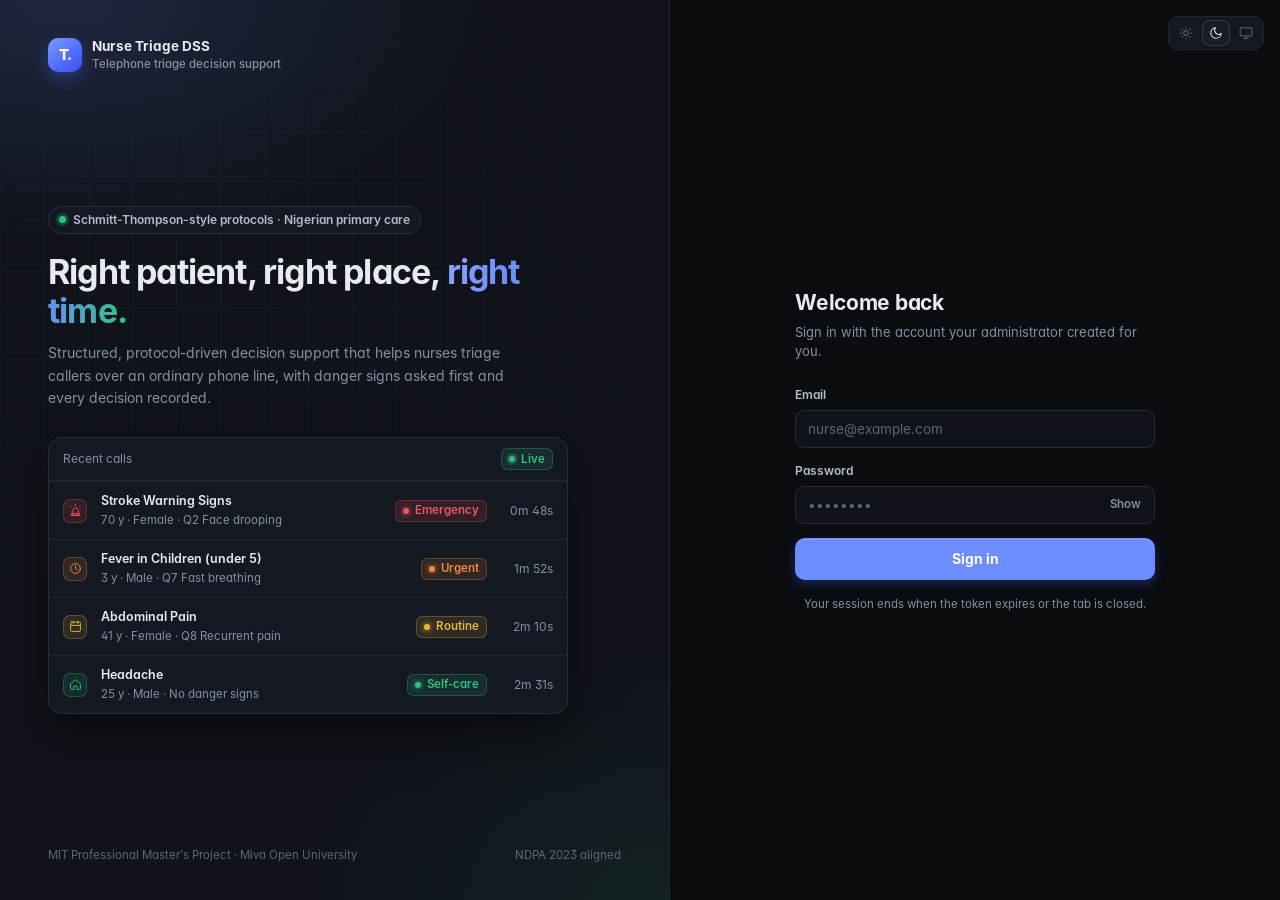
<file: app/static/login.html>
<!doctype html>
<html lang="en"><head><meta charset="utf-8"><meta name="viewport" content="width=device-width,initial-scale=1">
<title>Sign in · Nurse Triage DSS</title>
<link rel="stylesheet" href="css/app.css">
<style>
.wrap{display:grid;grid-template-columns:1.1fr 1fr;min-height:100vh}
.left{position:relative;overflow:hidden;padding:36px 48px;display:flex;flex-direction:column;border-right:1px solid var(--line);
  background:radial-gradient(700px 400px at 10% 0%,rgba(109,141,255,.16),transparent 60%),radial-gradient(600px 400px at 100% 100%,rgba(47,195,131,.08),transparent 60%),var(--panel)}
.left .grid{position:absolute;inset:0;background-image:linear-gradient(var(--line) 1px,transparent 1px),linear-gradient(90deg,var(--line) 1px,transparent 1px);background-size:44px 44px;mask-image:radial-gradient(600px 500px at 30% 30%,#000,transparent 75%);opacity:.5;pointer-events:none}
.lg{display:flex;align-items:center;gap:10px;font-weight:650;position:relative}
.lg small{display:block;font-size:11.5px;color:var(--mu);font-weight:500}
.hero{margin:auto 0;position:relative;max-width:520px}
.hero .tag{display:inline-flex;align-items:center;gap:7px;font-size:12px;font-weight:550;color:var(--tx2);background:var(--card);border:1px solid var(--line2);height:28px;padding:0 10px;border-radius:99px}
.hero h1{font-size:34px;line-height:1.15;font-weight:700;letter-spacing:-.8px;margin:18px 0 12px}
.hero h1 span{background:linear-gradient(90deg,#8AA4FF,#6D8DFF 40%,#2FC383);-webkit-background-clip:text;background-clip:text;color:transparent}
.hero p{color:var(--mu);font-size:14px;line-height:1.6;max-width:460px}
.preview{margin-top:28px;background:var(--card);border:1px solid var(--line2);border-radius:14px;box-shadow:var(--sh2);overflow:hidden}
.preview .ph2{display:flex;justify-content:space-between;align-items:center;padding:10px 14px;border-bottom:1px solid var(--line);font-size:12px;color:var(--mu)}
.preview .row{cursor:default;padding:10px 14px}
.preview .row:hover{background:none}
.foot{position:relative;font-size:11.5px;color:var(--fa);display:flex;justify-content:space-between}
.right{display:grid;place-items:center;padding:32px 20px;background:var(--bg)}
.box{width:100%;max-width:360px}
.box h2{font-size:21px;font-weight:650;letter-spacing:-.3px}
.box .sub{color:var(--mu);margin:4px 0 24px;font-size:13px}
.pw{position:relative}.pw button{position:absolute;right:6px;top:5px;height:28px;font-size:11.5px;font-weight:550;border:0;background:none;color:var(--mu);cursor:pointer;padding:0 8px;border-radius:6px}
.pw button:hover{background:var(--hover);color:var(--tx)}
.theme{position:fixed;top:16px;right:16px;z-index:5}
@media (max-width:960px){.wrap{grid-template-columns:1fr}.left{display:none}}
</style></head>
<body>
<script src="js/core.js"></script>
<div class="theme" id="th"></div>
<div class="wrap">
  <section class="left"><div class="grid"></div>
    <div class="lg"><span class="brand" style="margin:0">T.</span><div>Nurse Triage DSS<small>Telephone triage decision support</small></div></div>
    <div class="hero">
      <span class="tag"><span class="dot" style="color:var(--sc)"></span>Schmitt-Thompson-style protocols · Nigerian primary care</span>
      <h1>Right patient, right place, <span>right time.</span></h1>
      <p>Structured, protocol-driven decision support that helps nurses triage callers over an ordinary phone line, with danger signs asked first and every decision recorded.</p>
      <div class="preview">
      </div>
    </div>
    <div class="foot"><span>MIT Professional Master's Project · Miva Open University</span><span>NDPA 2023 aligned</span></div>
  </section>
  <section class="right">
    <form class="box" id="f" novalidate>
      <h2>Welcome back</h2>
      <p class="sub">Sign in with the account your administrator created for you.</p>
      <div id="msg"></div>
      <div class="field"><label class="f" for="email">Email</label><input class="in" id="email" type="email" autocomplete="username" required placeholder="nurse@example.com"></div>
      <div class="field"><label class="f" for="pw">Password</label><div class="pw"><input class="in" id="pw" type="password" autocomplete="current-password" required placeholder="••••••••"><button type="button" id="show">Show</button></div></div>
      <button class="btn pri lg" style="width:100%;margin-top:6px" id="go">Sign in</button>
      <p class="help" style="text-align:center;margin-top:16px">Your session ends when the token expires or the tab is closed.</p>
    </form>
  </section>
</div>
<script>
const demo = [
  ["emergency", "Stroke Warning Signs", "70 y · Female · Q2 Face drooping", "0m 48s"],
  ["urgent", "Fever in Children (under 5)", "3 y · Male · Q7 Fast breathing", "1m 52s"],
  ["routine", "Abdominal Pain", "41 y · Female · Q8 Recurrent pain", "2m 10s"],
  ["self_care", "Headache", "25 y · Male · No danger signs", "2m 31s"],
];
$(".preview").innerHTML = `<div class="ph2"><span>Recent calls</span><span class="pill ok" style="gap:6px"><span class="dot" style="width:6px;height:6px"></span>Live</span></div>` +
  demo.map(([lv, t, s, d]) => `<div class="row">${levelIco(lv, "sm")}<div class="main1"><div class="t1" style="font-size:12.5px">${t}</div><div class="t2" style="font-size:11.5px">${s}</div></div>${levelPill(lv)}<span class="sub num" style="width:52px;text-align:right">${d}</span></div>`).join("");
$("#th").innerHTML = modeSwitch(); bindModes($("#th"));
if (Session.token && Session.user) location.href = home(Session.user.role);
if (params().get("idle")) $("#msg").innerHTML = `<div class="alert info" style="margin-bottom:14px">${icon("shield", 15)}<span>You were signed out after ${IDLE_MINUTES} minutes without activity, to protect patient information.</span></div>`;
else if (params().get("expired")) $("#msg").innerHTML = `<div class="alert info" style="margin-bottom:14px">${icon("clock", 15)}<span>Your session has ended. Please sign in again.</span></div>`;
$("#show").onclick = () => { const p = $("#pw"); p.type = p.type === "password" ? "text" : "password"; $("#show").textContent = p.type === "password" ? "Show" : "Hide"; };
$("#f").onsubmit = async (e) => {
  e.preventDefault();
  const email = $("#email").value.trim(), password = $("#pw").value;
  if (!email || !password) { $("#msg").innerHTML = `<div class="alert err" style="margin-bottom:14px">${icon("alert", 15)}<span>Enter your email and password.</span></div>`; return; }
  const btn = $("#go"); btn.disabled = true; btn.innerHTML = '<span class="spin"></span>';
  try {
    const t = await api("/auth/login", { method: "POST", form: { username: email, password } });
    Session.save(t.access_token, { full_name: t.full_name, role: t.role });
    location.href = home(t.role);
  } catch (err) {
    $("#msg").innerHTML = `<div class="alert err" style="margin-bottom:14px">${icon("alert", 15)}<span>${esc(err.message)}</span></div>`;
    btn.disabled = false; btn.textContent = "Sign in";
  }
};
</script>
</body></html>
</file>
<file: app/static/css/app.css>
/* Nurse Telephone Triage DSS: design system v2
   Dark by default, with a light theme. Small icons in tinted chips, soft glow pills,
   icon rail navigation, compact cards. */
@font-face{font-family:Inter;src:url(../fonts/Inter-Regular.woff2) format("woff2");font-weight:400;font-display:swap}
@font-face{font-family:Inter;src:url(../fonts/Inter-Medium.woff2) format("woff2");font-weight:500;font-display:swap}
@font-face{font-family:Inter;src:url(../fonts/Inter-SemiBold.woff2) format("woff2");font-weight:600;font-display:swap}
@font-face{font-family:Inter;src:url(../fonts/Inter-Bold.woff2) format("woff2");font-weight:700;font-display:swap}
@font-face{font-family:Inter;src:url(../fonts/Inter-ExtraBold.woff2) format("woff2");font-weight:800;font-display:swap}

:root,[data-theme=dark]{
  --bg:#0A0C10;--rail:#0D1016;--panel:#10131A;--card:#141821;--card2:#181D27;--hover:#1C2230;
  --line:#1F2531;--line2:#272E3C;--line3:#323A4A;
  --tx:#E7EAF0;--tx2:#B4BCCB;--mu:#8590A3;--fa:#5D6678;
  --pri:#6D8DFF;--pri2:#8AA4FF;--priS:rgba(109,141,255,.12);--priL:rgba(109,141,255,.32);
  --em:#F2555F;--ur:#F5893D;--ro:#E7B53B;--sc:#2FC383;--in:#6D8DFF;
  --emS:rgba(242,85,95,.12);--urS:rgba(245,137,61,.12);--roS:rgba(231,181,59,.12);--scS:rgba(47,195,131,.12);
  --emL:rgba(242,85,95,.28);--urL:rgba(245,137,61,.28);--roL:rgba(231,181,59,.28);--scL:rgba(47,195,131,.28);
  --sh:0 1px 0 rgba(255,255,255,.03) inset,0 1px 2px rgba(0,0,0,.3);--sh2:0 20px 50px rgba(0,0,0,.5);
  --input:#0F1219;--scrim:rgba(4,6,10,.7);--kbd:#232A37;
  color-scheme:dark;
}
[data-theme=light]{
  --bg:#F3F5F9;--rail:#FFFFFF;--panel:#FFFFFF;--card:#FFFFFF;--card2:#F8F9FC;--hover:#F1F4F9;
  --line:#E6E9F0;--line2:#DDE2EB;--line3:#CBD2DE;
  --tx:#0E1320;--tx2:#3A4356;--mu:#6B7487;--fa:#9AA2B3;
  --pri:#3B5BFF;--pri2:#2A47E0;--priS:rgba(59,91,255,.08);--priL:rgba(59,91,255,.26);
  --em:#E03844;--ur:#E06A1B;--ro:#B98A0E;--sc:#139A62;--in:#3B5BFF;
  --emS:#FDEDEE;--urS:#FDF1E8;--roS:#FBF5E2;--scS:#E8F7F0;
  --emL:#F6C4C8;--urL:#F6D2B8;--roL:#EEDDA6;--scL:#B9E7D2;
  --sh:0 1px 2px rgba(16,24,40,.05);--sh2:0 20px 50px rgba(16,24,40,.18);
  --input:#FFFFFF;--scrim:rgba(14,19,32,.42);--kbd:#EEF1F6;
  color-scheme:light;
}
*{box-sizing:border-box;margin:0;padding:0}
html,body{height:100%}
body{font-family:Inter,system-ui,-apple-system,"Segoe UI",sans-serif;color:var(--tx);background:var(--bg);font-size:13.5px;line-height:1.5;-webkit-font-smoothing:antialiased;font-feature-settings:"cv11","ss01","tnum" 0}
a{color:var(--pri);text-decoration:none}
button,input,select,textarea{font:inherit;color:inherit}
::selection{background:var(--priL)}
svg.i{width:16px;height:16px;flex:none;stroke:currentColor;fill:none;stroke-width:1.75;stroke-linecap:round;stroke-linejoin:round}
.hidden{display:none!important}
.num{font-variant-numeric:tabular-nums}
::-webkit-scrollbar{width:10px;height:10px}::-webkit-scrollbar-thumb{background:var(--line2);border-radius:99px;border:3px solid var(--bg)}::-webkit-scrollbar-track{background:transparent}

/* ---------- shell: icon rail + top bar ---------- */
.shell{display:flex;min-height:100vh}
.rail{width:60px;flex:none;background:var(--rail);border-right:1px solid var(--line);display:flex;flex-direction:column;align-items:center;padding:14px 0;gap:4px;position:sticky;top:0;height:100vh;z-index:6}
.rail a.brand,.brand{width:34px;height:34px;border-radius:10px;display:grid;place-items:center;margin-bottom:14px;font-weight:800;font-size:15px;letter-spacing:-.5px;color:#fff;background:linear-gradient(140deg,#7C9BFF,#4F6BFF 60%,#3A4FE0);box-shadow:0 6px 16px rgba(79,107,255,.35)}
.rail a,.rail button.rb{position:relative;width:38px;height:38px;border-radius:10px;display:grid;place-items:center;color:var(--fa);border:0;background:none;cursor:pointer;transition:background .12s,color .12s}
.rail a:hover,.rail button.rb:hover{background:var(--hover);color:var(--tx2)}
.rail a.on{background:var(--priS);color:var(--pri);box-shadow:inset 0 0 0 1px var(--priL)}
.rail .sep{width:22px;height:1px;background:var(--line);margin:8px 0}
.rail .tip{position:absolute;left:48px;top:50%;transform:translateY(-50%);background:var(--card2);color:var(--tx);border:1px solid var(--line2);padding:5px 9px;border-radius:7px;font-size:12px;font-weight:500;white-space:nowrap;opacity:0;pointer-events:none;transition:opacity .12s;box-shadow:var(--sh2)}
.rail a:hover .tip,.rail button.rb:hover .tip{opacity:1}
.rail .bottom{margin-top:auto;display:flex;flex-direction:column;align-items:center;gap:4px}
.main{flex:1;min-width:0;display:flex;flex-direction:column}
.top{height:54px;border-bottom:1px solid var(--line);display:flex;align-items:center;gap:16px;padding:0 22px;position:sticky;top:0;z-index:5;background:color-mix(in srgb,var(--bg) 88%,transparent);backdrop-filter:blur(10px)}
.crumb{display:flex;align-items:center;gap:8px;font-size:13px;color:var(--mu);white-space:nowrap}
.crumb .ws{display:inline-flex;align-items:center;gap:7px;color:var(--tx2);font-weight:500}
.crumb .ws i{width:7px;height:7px;border-radius:50%;background:var(--sc);box-shadow:0 0 0 3px var(--scS)}
.crumb .sl{color:var(--fa)}.crumb b{color:var(--tx);font-weight:600}
.search{flex:1;max-width:420px;margin:0 auto;position:relative}
.search input{width:100%;height:34px;border-radius:9px;border:1px solid var(--line);background:var(--card);padding:0 54px 0 34px;outline:none;font-size:13px;color:var(--tx)}
.search input::placeholder{color:var(--fa)}
.search input:focus{border-color:var(--priL);box-shadow:0 0 0 3px var(--priS)}
.search svg{position:absolute;left:11px;top:9px;color:var(--fa)}
.search kbd{position:absolute;right:8px;top:7px}
.tr{display:flex;align-items:center;gap:8px;margin-left:auto}
.ib{width:34px;height:34px;border-radius:9px;border:1px solid var(--line);background:var(--card);display:grid;place-items:center;color:var(--mu);cursor:pointer}
.ib:hover{color:var(--tx);background:var(--hover)}
.avatar{width:32px;height:32px;border-radius:50%;display:grid;place-items:center;font-size:11.5px;font-weight:700;color:#fff;background:linear-gradient(140deg,#7C9BFF,#4F6BFF);flex:none}
.menu{position:relative}
.menu .pop{position:absolute;right:0;top:42px;width:230px;background:var(--card2);border:1px solid var(--line2);border-radius:12px;box-shadow:var(--sh2);padding:6px;display:none}
.menu.open .pop{display:block}
.pop .who{padding:10px 10px 12px;border-bottom:1px solid var(--line);margin-bottom:6px}
.pop .who b{display:block;font-size:13px}.pop .who span{font-size:12px;color:var(--mu)}
.pop button{width:100%;display:flex;align-items:center;gap:9px;padding:8px 10px;border:0;background:none;border-radius:8px;cursor:pointer;font-size:13px;color:var(--tx2);text-align:left}
.pop button:hover{background:var(--hover);color:var(--tx)}
.modes{display:flex;gap:2px;padding:3px;border-radius:10px;background:var(--card);border:1px solid var(--line)}
.modes button{height:26px;display:inline-flex;align-items:center;gap:6px;padding:0 9px;border:0;border-radius:7px;background:none;color:var(--fa);font-size:12px;font-weight:550;cursor:pointer;transition:background .12s,color .12s}
.modes button:hover{color:var(--tx)}
.modes button.on{background:var(--card2);color:var(--tx);box-shadow:inset 0 0 0 1px var(--line3),0 1px 2px rgba(0,0,0,.2)}
html{transition:background-color .2s}
body,.card,.panel,.rail,.top,.list,.stat,.ph,.fbar{transition:background-color .2s,border-color .2s,color .2s}
@media (max-width:1280px){.modes button span{display:none}.modes button{padding:0 7px}}
.chip{display:inline-flex;align-items:center;gap:7px;font-size:12px;font-weight:500;height:30px;padding:0 11px;border-radius:8px;border:1px solid var(--line);background:var(--card);color:var(--tx2);white-space:nowrap}
.chip b{color:var(--tx);font-weight:600}
.chip.live{color:var(--em);border-color:var(--emL);background:var(--emS)}
.dot{width:7px;height:7px;border-radius:50%;background:currentColor;box-shadow:0 0 0 3px color-mix(in srgb,currentColor 25%,transparent);animation:pulse 1.6s infinite}
@keyframes pulse{50%{box-shadow:0 0 0 6px color-mix(in srgb,currentColor 5%,transparent)}}
.body{padding:20px 22px 36px;flex:1;display:flex;flex-direction:column;gap:14px}

/* ---------- page header panel ---------- */
.ph{display:flex;align-items:center;justify-content:space-between;gap:16px;background:var(--panel);border:1px solid var(--line);border-radius:14px;padding:16px 18px}
.ph h1{font-size:17px;font-weight:650;letter-spacing:-.2px}
.ph p{color:var(--mu);font-size:12.5px;margin-top:1px}
.ph .acts{display:flex;gap:8px;align-items:center}

/* ---------- cards ---------- */
.card{background:var(--card);border:1px solid var(--line);border-radius:14px;padding:16px 18px;box-shadow:var(--sh)}
.ch{font-size:12px;font-weight:600;color:var(--mu);margin-bottom:12px;display:flex;justify-content:space-between;align-items:center;gap:8px}
.ch .t{display:flex;align-items:center;gap:8px;color:var(--tx2)}
.kv{display:flex;justify-content:space-between;gap:12px;font-size:12.5px;padding:8px 0;border-top:1px solid var(--line)}
.kv:first-of-type{border-top:0}
.kv span:first-child{color:var(--mu)}.kv b{font-weight:550;text-align:right;color:var(--tx)}
.tile{background:var(--card2);border:1px solid var(--line);border-radius:10px;padding:10px 12px}
.tile span{font-size:11.5px;color:var(--mu);display:block}.tile b{font-size:15px;font-weight:650;display:block;margin-top:2px}
.ico{width:30px;height:30px;border-radius:9px;display:grid;place-items:center;flex:none;background:var(--priS);color:var(--pri);box-shadow:inset 0 0 0 1px var(--priL)}
.ico.em{background:var(--emS);color:var(--em);box-shadow:inset 0 0 0 1px var(--emL)}
.ico.ur{background:var(--urS);color:var(--ur);box-shadow:inset 0 0 0 1px var(--urL)}
.ico.ro{background:var(--roS);color:var(--ro);box-shadow:inset 0 0 0 1px var(--roL)}
.ico.sc{background:var(--scS);color:var(--sc);box-shadow:inset 0 0 0 1px var(--scL)}
.ico.mu{background:var(--card2);color:var(--mu);box-shadow:inset 0 0 0 1px var(--line2)}
.ico.sm{width:24px;height:24px;border-radius:7px}.ico.sm svg{width:13px;height:13px}
.ico.lg{width:40px;height:40px;border-radius:11px}.ico.lg svg{width:19px;height:19px}

/* ---------- stats ---------- */
.stats{display:grid;grid-template-columns:repeat(4,1fr);gap:12px}
.stat{background:var(--card);border:1px solid var(--line);border-radius:14px;padding:14px 16px;display:flex;align-items:center;gap:12px;box-shadow:var(--sh);position:relative;overflow:hidden}
.stat .v{font-size:22px;font-weight:650;letter-spacing:-.4px;line-height:1.1}
.stat .l{font-size:12px;color:var(--mu)}
.stat .d{margin-left:auto;align-self:flex-start}
.stat svg.spark{position:absolute;right:14px;bottom:10px;width:84px;height:26px;opacity:.9}

/* ---------- forms and buttons ---------- */
label.f{display:block;font-size:12px;font-weight:550;color:var(--tx2);margin-bottom:6px}
.in{width:100%;height:38px;border:1px solid var(--line2);border-radius:9px;padding:0 12px;background:var(--input);outline:none;transition:border-color .12s,box-shadow .12s;color:var(--tx)}
.in::placeholder{color:var(--fa)}
textarea.in{height:auto;min-height:84px;padding:10px 12px;resize:vertical;line-height:1.5}
select.in{appearance:none;background-image:url("data:image/svg+xml,%3Csvg xmlns='http://www.w3.org/2000/svg' width='12' height='12' viewBox='0 0 24 24' fill='none' stroke='%238590A3' stroke-width='2'%3E%3Cpath d='M6 9l6 6 6-6'/%3E%3C/svg%3E");background-repeat:no-repeat;background-position:right 10px center;padding-right:30px}
.in:focus{border-color:var(--priL);box-shadow:0 0 0 3px var(--priS)}
.field{margin-bottom:14px}
.help{font-size:11.5px;color:var(--mu);margin-top:5px}
.btn{display:inline-flex;align-items:center;justify-content:center;gap:7px;height:34px;padding:0 13px;border-radius:9px;font-weight:550;font-size:13px;border:1px solid transparent;cursor:pointer;transition:background .12s,border-color .12s,transform .05s;white-space:nowrap}
.btn:active{transform:translateY(1px)}
.btn:disabled{opacity:.5;cursor:not-allowed}
.btn.pri{background:var(--pri);color:#fff;box-shadow:0 1px 0 rgba(255,255,255,.15) inset,0 4px 12px rgba(79,107,255,.28)}
.btn.pri:hover{background:var(--pri2)}
.btn.sec{background:var(--card);border-color:var(--line2);color:var(--tx)}.btn.sec:hover{background:var(--hover)}
.btn.ghost{background:none;color:var(--mu)}.btn.ghost:hover{color:var(--tx);background:var(--hover)}
.btn.danger{background:var(--emS);border-color:var(--emL);color:var(--em)}
.btn.lg{height:42px;padding:0 18px;font-size:14px;border-radius:10px}
.btn.sm{height:28px;padding:0 10px;font-size:12px;border-radius:7px}
.seg{display:flex;gap:4px;padding:3px;background:var(--input);border:1px solid var(--line2);border-radius:10px}
.seg button{flex:1;height:32px;border:0;background:none;border-radius:7px;font-weight:550;font-size:12.5px;cursor:pointer;color:var(--mu);display:inline-flex;align-items:center;justify-content:center;gap:6px;white-space:nowrap}
.seg button:hover{color:var(--tx)}
.seg button.on{background:var(--card2);color:var(--tx);box-shadow:0 1px 2px rgba(0,0,0,.25),inset 0 0 0 1px var(--line3)}
.seg button.on.yes{background:var(--scS);color:var(--sc);box-shadow:inset 0 0 0 1px var(--scL)}
.seg button.on.no{background:var(--emS);color:var(--em);box-shadow:inset 0 0 0 1px var(--emL)}
kbd{font-family:Inter;font-size:10.5px;font-weight:600;min-width:20px;height:20px;padding:0 5px;border-radius:5px;background:var(--kbd);border:1px solid var(--line2);color:var(--mu);display:inline-grid;place-items:center}

/* ---------- pills ---------- */
.pill{display:inline-flex;align-items:center;gap:5px;font-size:11.5px;font-weight:550;height:22px;padding:0 8px;border-radius:6px;white-space:nowrap;background:var(--card2);color:var(--tx2);box-shadow:inset 0 0 0 1px var(--line2)}
.pill.ok{background:var(--scS);color:var(--sc);box-shadow:inset 0 0 0 1px var(--scL)}
.pill.bad{background:var(--emS);color:var(--em);box-shadow:inset 0 0 0 1px var(--emL)}
.pill.info{background:var(--priS);color:var(--pri);box-shadow:inset 0 0 0 1px var(--priL)}
.pill.warn{background:var(--urS);color:var(--ur);box-shadow:inset 0 0 0 1px var(--urL)}
.lv{display:inline-flex;align-items:center;gap:6px;font-size:11.5px;font-weight:600;height:22px;padding:0 8px;border-radius:6px;white-space:nowrap}
.lv::before{content:"";width:6px;height:6px;border-radius:50%;background:currentColor;box-shadow:0 0 6px currentColor}
.lv.emergency{background:var(--emS);color:var(--em);box-shadow:inset 0 0 0 1px var(--emL)}
.lv.urgent{background:var(--urS);color:var(--ur);box-shadow:inset 0 0 0 1px var(--urL)}
.lv.routine{background:var(--roS);color:var(--ro);box-shadow:inset 0 0 0 1px var(--roL)}
.lv.self_care{background:var(--scS);color:var(--sc);box-shadow:inset 0 0 0 1px var(--scL)}

/* ---------- filter bar and lists ---------- */
.fbar{display:flex;gap:8px;align-items:center;flex-wrap:wrap;background:var(--panel);border:1px solid var(--line);border-radius:12px;padding:8px}
.fbar .s{position:relative;flex:1;min-width:200px;max-width:340px}
.fbar .s input{width:100%;height:32px;border:1px solid transparent;background:var(--input);border-radius:8px;padding:0 10px 0 32px;outline:none;font-size:12.5px}
.fbar .s input:focus{border-color:var(--priL)}
.fbar .s svg{position:absolute;left:10px;top:8px;color:var(--fa)}
.fsel{height:32px;border:1px solid var(--line);background:var(--card);border-radius:8px;padding:0 28px 0 10px;font-size:12.5px;color:var(--tx2);appearance:none;cursor:pointer;outline:none;background-image:url("data:image/svg+xml,%3Csvg xmlns='http://www.w3.org/2000/svg' width='12' height='12' viewBox='0 0 24 24' fill='none' stroke='%238590A3' stroke-width='2'%3E%3Cpath d='M6 9l6 6 6-6'/%3E%3C/svg%3E");background-repeat:no-repeat;background-position:right 8px center}
.fsel:hover{border-color:var(--line3)}
.count{margin-left:auto;font-size:12px;color:var(--mu);padding:0 6px}
.list{background:var(--panel);border:1px solid var(--line);border-radius:14px;overflow:hidden}
.row{display:flex;align-items:center;gap:14px;padding:12px 16px;border-top:1px solid var(--line);cursor:pointer;transition:background .1s;position:relative}
.row:first-child{border-top:0}
.row:hover{background:var(--hover)}
.row.on{background:var(--card2)}
.row.on::before{content:"";position:absolute;left:0;top:10px;bottom:10px;width:2px;border-radius:2px;background:var(--pri)}
.row .main1{flex:1;min-width:0}
.row .t1{font-weight:600;font-size:13.5px;white-space:nowrap;overflow:hidden;text-overflow:ellipsis}
.row .t2{font-size:12px;color:var(--mu);margin-top:1px;white-space:nowrap;overflow:hidden;text-overflow:ellipsis}
.row .meta{display:flex;align-items:center;gap:6px;font-size:11.5px;color:var(--fa);margin-top:4px}
.row .metric{text-align:right;width:80px;flex:none}
.row .metric span{font-size:11px;color:var(--mu);display:block}.row .metric b{font-size:13.5px;font-weight:650}
.tbl{width:100%;border-collapse:separate;border-spacing:0;background:var(--panel);border:1px solid var(--line);border-radius:14px;overflow:hidden}
.tbl th{font-size:11.5px;color:var(--mu);font-weight:550;text-align:left;padding:10px 16px;background:var(--card);border-bottom:1px solid var(--line)}
.tbl td{padding:11px 16px;border-bottom:1px solid var(--line);font-size:13px;vertical-align:middle}
.tbl tr:last-child td{border-bottom:0}
.tbl tbody tr:hover td{background:var(--hover)}
.sub{color:var(--mu);font-size:12px}
.mono{font-family:ui-monospace,"Cascadia Code",Consolas,monospace;font-size:12px}
.empty{padding:44px 20px;text-align:center;color:var(--mu)}
.empty b{display:block;color:var(--tx);font-size:14px;margin-bottom:4px}

/* ---------- steps ---------- */
.steps{display:flex;align-items:center;gap:6px;background:var(--panel);border:1px solid var(--line);border-radius:12px;padding:6px}
.st{flex:1;display:flex;align-items:center;gap:9px;padding:7px 10px;border-radius:8px;font-size:12.5px;font-weight:550;color:var(--fa)}
.st i{width:20px;height:20px;border-radius:6px;display:grid;place-items:center;font-style:normal;font-size:11px;font-weight:700;background:var(--card2);box-shadow:inset 0 0 0 1px var(--line2);flex:none}
.st.done{color:var(--tx2)}.st.done i{background:var(--scS);color:var(--sc);box-shadow:inset 0 0 0 1px var(--scL)}
.st.cur{background:var(--card2);color:var(--tx);box-shadow:inset 0 0 0 1px var(--line3)}.st.cur i{background:var(--pri);color:#fff;box-shadow:none}
.steps .ar{color:var(--fa);flex:none}

/* ---------- toast, modal, misc ---------- */
.toast{position:fixed;right:20px;bottom:20px;background:var(--card2);color:var(--tx);border:1px solid var(--line2);padding:10px 14px;border-radius:11px;box-shadow:var(--sh2);font-weight:500;font-size:13px;z-index:60;display:flex;gap:9px;align-items:center;max-width:420px;animation:in .18s ease-out}
.toast svg{color:var(--sc)}.toast.err svg{color:var(--em)}
@keyframes in{from{transform:translateY(8px);opacity:0}}
.modal-bg{position:fixed;inset:0;background:var(--scrim);backdrop-filter:blur(3px);display:grid;place-items:center;z-index:40;padding:20px;animation:fade .15s}
@keyframes fade{from{opacity:0}}
.modal{background:var(--card);border:1px solid var(--line2);border-radius:16px;width:100%;max-width:460px;box-shadow:var(--sh2);max-height:90vh;overflow:auto}
.modal.wide{max-width:720px}
.modal header{padding:18px 20px 4px;display:flex;justify-content:space-between;align-items:flex-start;gap:12px}
.modal header h3{font-size:15px;font-weight:650}
.modal header p{color:var(--mu);font-size:12.5px;margin-top:2px}
.modal .mb{padding:14px 20px}
.modal footer{padding:12px 20px 16px;display:flex;justify-content:flex-end;gap:8px;border-top:1px solid var(--line)}
.x{background:none;border:0;cursor:pointer;color:var(--mu);padding:5px;border-radius:7px;display:grid}.x:hover{background:var(--hover);color:var(--tx)}
.alert{border-radius:10px;padding:10px 12px;font-size:12.5px;display:flex;gap:9px;align-items:flex-start;line-height:1.5}
.alert svg{margin-top:1px}
.alert.err{background:var(--emS);color:var(--em);box-shadow:inset 0 0 0 1px var(--emL)}
.alert.info{background:var(--card2);color:var(--tx2);box-shadow:inset 0 0 0 1px var(--line2)}
.alert.warn{background:var(--roS);color:var(--ro);box-shadow:inset 0 0 0 1px var(--roL)}
.switch{position:relative;width:32px;height:18px;border-radius:99px;background:var(--line3);border:0;cursor:pointer;transition:background .15s;flex:none}
.switch::after{content:"";position:absolute;top:2px;left:2px;width:14px;height:14px;border-radius:50%;background:#fff;box-shadow:0 1px 2px rgba(0,0,0,.3);transition:left .15s}
.switch.on{background:var(--sc)}.switch.on::after{left:16px}
.spin{width:16px;height:16px;border:2px solid rgba(255,255,255,.35);border-top-color:#fff;border-radius:50%;animation:sp .7s linear infinite}
.spin.dk{border-color:var(--line2);border-top-color:var(--pri)}
@keyframes sp{to{transform:rotate(360deg)}}
.loading{display:flex;justify-content:center;padding:60px}

@media (max-width:1100px){.stats{grid-template-columns:repeat(2,1fr)}.search{display:none}}
@media (max-width:720px){.body{padding:14px}.top{padding:0 14px}.steps{display:none}.rail{width:52px}}

/* ==========================================================================
   RESPONSIVE LAYER
   Everything below sits inside a media query or is additive, so the desktop
   layout defined above is unchanged.
   ========================================================================== */

*{-webkit-tap-highlight-color:transparent}
html{scroll-behavior:smooth;-webkit-text-size-adjust:100%}
img,svg,video{max-width:100%}
.in:focus-visible,.btn:focus-visible,button:focus-visible,a:focus-visible{
  outline:2px solid var(--pri);outline-offset:2px}

/* ---------------------------------------------------------- 1024px ------ */
@media (max-width:1024px){
  .body{padding:16px 16px 28px}
  .top{padding:0 16px;gap:12px}
  .body [style*="grid-template-columns"]{grid-template-columns:1fr !important}
  .ph{flex-wrap:wrap}
  .ph .acts{width:100%;justify-content:flex-start}
}

/* ----------------------------------------------------------- 820px ------ */
@media (max-width:820px){
  .stats{grid-template-columns:repeat(2,1fr)}
  .fbar{gap:6px}
  .fbar .s{flex:1 1 100%;max-width:none;min-width:0}
  .tbl{display:block;overflow-x:auto;-webkit-overflow-scrolling:touch}
  .tbl thead th,.tbl tbody td{white-space:nowrap}
  .kv{flex-wrap:wrap}
}

/* ============================================================ 640px ======
   Phone. The icon rail becomes a native-style bottom tab bar, and the
   hover tooltips become permanent captions under each icon.
   ========================================================================= */
@media (max-width:640px){

  .shell{flex-direction:column}

  /* ---- bottom tab bar ---- */
  .rail{
    position:fixed;inset:auto 0 0 0;
    width:100%;height:auto;
    flex-direction:row;align-items:stretch;justify-content:space-evenly;
    gap:0;padding:6px 6px calc(6px + env(safe-area-inset-bottom));
    border-right:0;border-top:1px solid var(--line2);
    background:color-mix(in srgb,var(--rail) 92%,transparent);
    backdrop-filter:blur(16px) saturate(140%);
    -webkit-backdrop-filter:blur(16px) saturate(140%);
    box-shadow:0 -10px 30px rgba(0,0,0,.4);
    z-index:40;
  }
  .rail .brand,.rail a.brand,.rail .sep{display:none !important}

  .rail a,.rail button.rb{
    flex:1 1 0;min-width:0;max-width:96px;
    width:auto;height:auto;
    display:flex;flex-direction:column;align-items:center;justify-content:center;
    gap:3px;padding:7px 2px 5px;border-radius:12px;
    color:var(--fa);
  }
  .rail a svg,.rail button.rb svg{width:20px;height:20px;flex:none}

  /* the tooltip becomes a caption */
  .rail .tip{
    position:static;transform:none;
    opacity:1;pointer-events:none;
    background:none;border:0;box-shadow:none;padding:0;
    font-size:10px;line-height:1.1;font-weight:600;letter-spacing:.1px;
    color:inherit;max-width:100%;overflow:hidden;text-overflow:ellipsis;
    white-space:nowrap;
  }
  .rail a.on{
    background:var(--priS);color:var(--pri);
    box-shadow:inset 0 0 0 1px var(--priL)}
  .rail a:active{background:var(--hover)}

  /* keep page content clear of the bar */
  .main{padding-bottom:76px}

  /* ---- top bar: crumb + controls on row one, search on row two ---- */
  .top{
    height:auto;min-height:auto;padding:9px 14px 10px;
    flex-wrap:wrap;row-gap:9px;column-gap:10px;align-items:center}
  .crumb{
    order:1;flex:1 1 auto;min-width:0;font-size:12.5px;
    overflow:hidden;text-overflow:ellipsis;white-space:nowrap}
  .crumb .ws span,.crumb .sl:first-of-type{display:inline}
  .tr{order:2;flex:0 0 auto;margin-left:0;gap:7px}
  .search{
    order:3;flex:1 1 100%;max-width:none;margin:0;display:block}
  .search input{height:40px;font-size:16px;padding-left:34px}
  .search kbd{display:none}

  /* compact the theme switcher so it stops crowding the avatar */
  .modes{padding:2px;gap:1px;border-radius:9px}
  .modes button{height:30px;min-height:30px;padding:0 8px}
  .modes button svg{width:15px;height:15px}
  .avatar{width:30px;height:30px;font-size:11px}

  /* ---- content ---- */
  .body{padding:14px 14px 22px;gap:12px}
  .stats{grid-template-columns:1fr;gap:10px}
  .card{padding:14px;border-radius:13px}
  .ph{padding:14px;border-radius:13px;gap:10px;align-items:flex-start}
  .ph .acts{flex-wrap:wrap;gap:8px}
  .ph .acts .btn{flex:1 1 auto;justify-content:center}

  .body [style*="grid-template-columns"],
  .body [class*="grid"]{grid-template-columns:1fr !important}

  /* controls at a comfortable touch size, 16px text to stop iOS zooming */
  .in,input,select,textarea{min-height:44px;font-size:16px}
  .btn{min-height:44px;padding:0 15px}
  .seg{flex-wrap:wrap}
  .seg button{flex:1 1 auto;min-height:40px}

  .row{padding:13px 14px;gap:10px;align-items:flex-start;min-height:56px}
  .row .meta{flex-wrap:wrap;row-gap:3px}

  .modal{
    width:calc(100% - 20px) !important;max-width:none !important;
    max-height:86vh;overflow-y:auto;border-radius:16px}

  .toast{bottom:88px !important;left:12px !important;right:12px !important;
    width:auto !important}

  .menu .pop{right:0;width:min(258px,calc(100vw - 26px))}

  .steps{display:none}
}

/* ----------------------------------------------------------- 380px ------ */
@media (max-width:380px){
  .body{padding:12px 11px 20px}
  .card,.ph{padding:12px}
  .rail a,.rail button.rb{padding:6px 1px 4px}
  .rail .tip{font-size:9px}
  .rail a svg,.rail button.rb svg{width:19px;height:19px}
  .modes button{padding:0 6px}
}

/* --------------------------------- landscape phone: bar back to the side - */
@media (max-width:900px) and (orientation:landscape) and (max-height:460px){
  .shell{flex-direction:row}
  .rail{position:sticky;inset:auto;top:0;width:60px;height:100vh;
    flex-direction:column;justify-content:flex-start;
    border-top:0;border-right:1px solid var(--line);box-shadow:none;
    padding:12px 0}
  .rail a,.rail button.rb{flex:none;width:38px;height:38px;max-width:none;
    flex-direction:row;padding:0;border-radius:10px}
  .rail .tip{display:none}
  .rail .brand,.rail a.brand{display:grid !important}
  .main{padding-bottom:0}
}

/* ------------------------------------------------- coarse pointers ------ */
@media (pointer:coarse){
  .pop button{min-height:42px}
  .row{min-height:54px}
}

/* ----------------------------------------------- reduced motion --------- */
@media (prefers-reduced-motion:reduce){
  *,*::before,*::after{
    animation-duration:.01ms !important;animation-iteration-count:1 !important;
    transition-duration:.01ms !important;scroll-behavior:auto !important}
}

/* ------------------------------------------------------------- print ---- */
@media print{
  .rail,.top,.fbar,.toast,.menu{display:none !important}
  .main{padding:0}
  .body{padding:0;gap:10px}
  .card,.ph,.tbl{break-inside:avoid;box-shadow:none;border-color:#999}
}

/* ==========================================================================
   v3: consultation rows and list/detail panes on small screens
   ========================================================================== */
@media (max-width:640px){

  /* RESPONSIVE-V3-MARKER */

  /* the five-column row becomes a two-line grid */
  .row{
    display:grid !important;
    grid-template-columns:auto minmax(0,1fr) auto;
    grid-template-areas:
      "ico main status"
      "ico pill metric";
    gap:5px 10px;
    align-items:center;
    padding:12px 13px;
  }
  .row > *:nth-child(1){grid-area:ico;align-self:start;margin-top:2px}
  .row > *:nth-child(2){grid-area:main;min-width:0}
  .row > *:nth-child(3){grid-area:pill;justify-self:start}
  .row > *:nth-child(4){grid-area:metric;justify-self:end}
  .row > *:nth-child(5){grid-area:status;justify-self:end}

  /* nothing inside a row may wrap character by character */
  .row .t1,.row .t2,.row .meta,.row .mono{
    min-width:0;white-space:nowrap;overflow:hidden;text-overflow:ellipsis}
  .row .meta{display:flex;gap:5px;align-items:center}
  .row .meta span{flex:none}
  .row .meta span:last-child{min-width:0;overflow:hidden;text-overflow:ellipsis}

  /* call length reads on one line instead of stacking */
  .row .metric{
    display:flex;align-items:baseline;gap:6px;text-align:right;white-space:nowrap}
  .row .metric span{font-size:11px;color:var(--fa)}
  .row .metric .num{font-size:13px}

  .row .pill,.row .status .pill{white-space:nowrap}

  /* list and detail panes stack instead of sitting side by side */
  .body > div[style*="grid"],
  .body > section[style*="grid"]{grid-template-columns:1fr !important}

  /* filter bar */
  .fbar{padding:8px;gap:7px}
  .fbar .s{flex:1 1 100%}
  .fbar .fsel,.fbar select{flex:1 1 calc(50% - 4px);min-width:0}
  .fbar .count{flex:1 1 100%;text-align:right}

  /* the page header search inside the body */
  .empty{padding:26px 14px}
}

@media (max-width:640px){
  .row{overflow:hidden;padding:12px 12px;
       grid-template-columns:auto minmax(0,1fr) minmax(0,auto)}
  .row .metric{min-width:0;overflow:hidden;gap:5px}
  .row .metric span{font-size:10.5px}
  .row .metric .num{font-size:12.5px}
}
@media (max-width:400px){
  .row .metric span{display:none}      /* keep the duration, drop the label */
  .row{gap:5px 8px}
}
</file>
